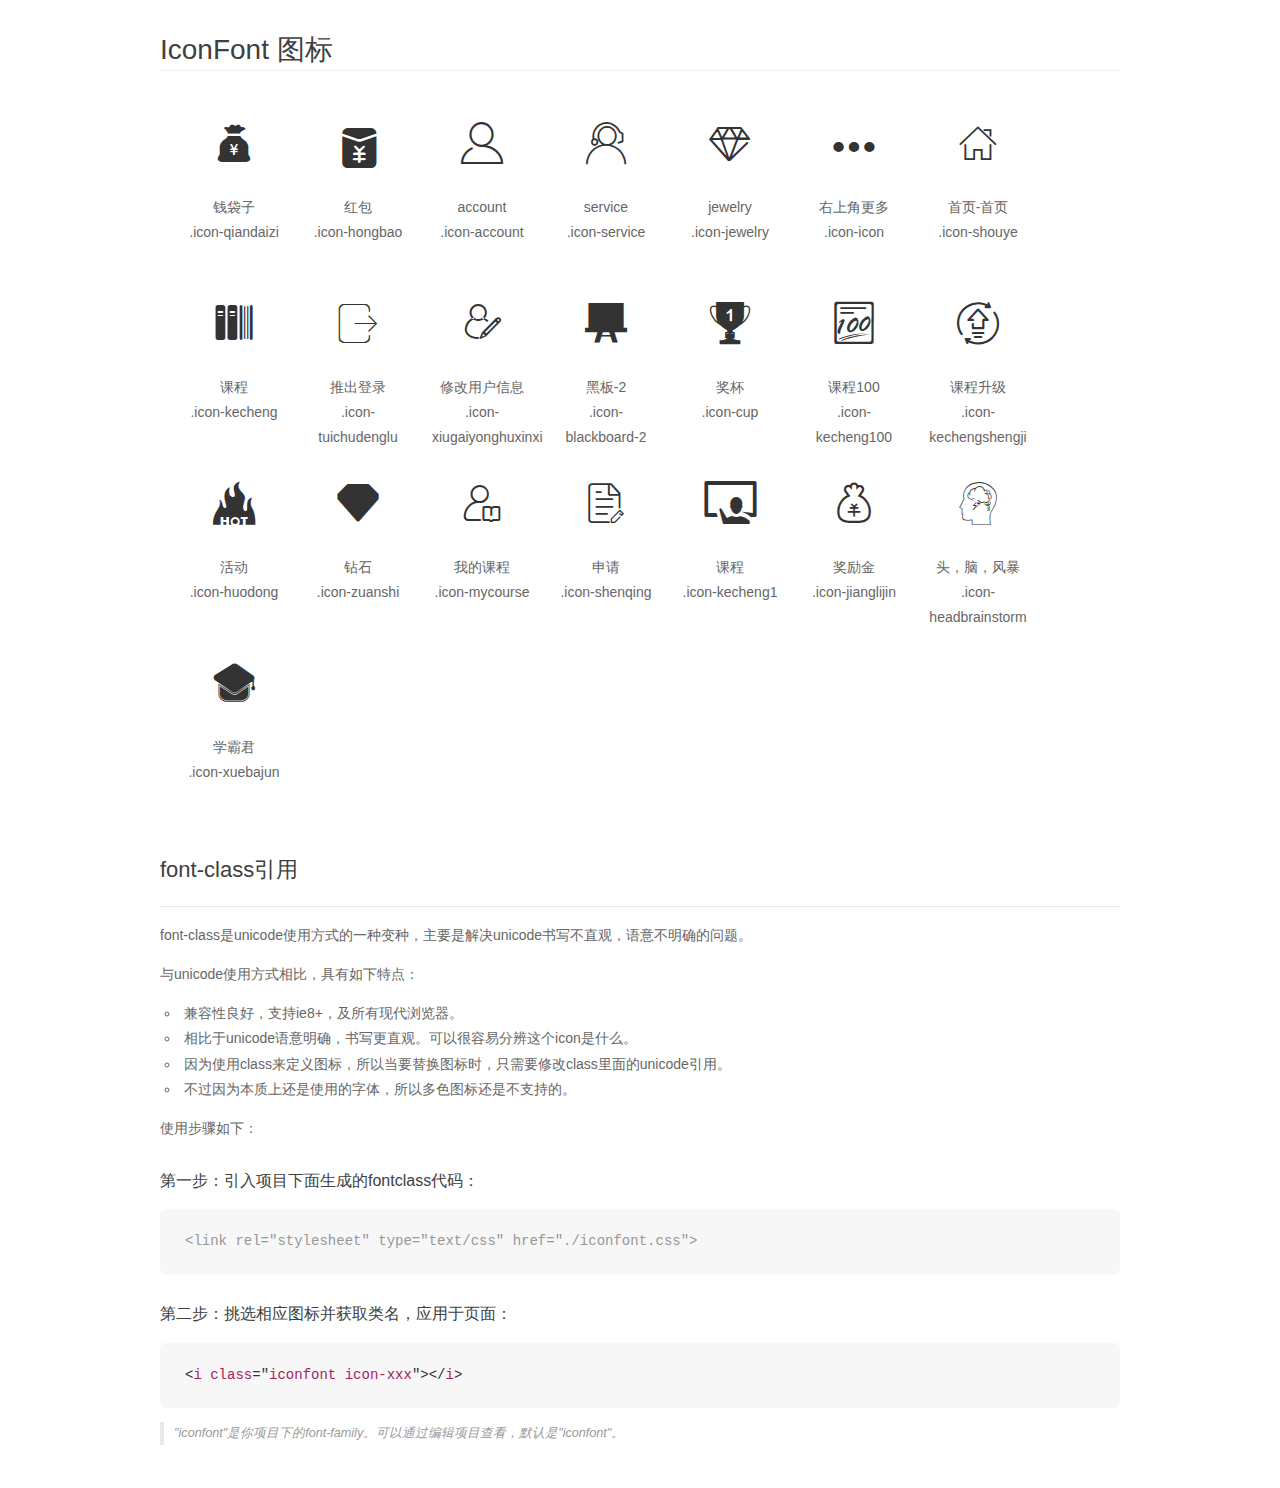
<file: css/my_font/demo_fontclass.html>
<!DOCTYPE html>
<html>
<head>
    <meta charset="utf-8"/>
    <title>IconFont</title>
    <link rel="stylesheet" href="demo.css">
    <link rel="stylesheet" href="iconfont.css">
</head>
<body>
    <div class="main markdown">
        <h1>IconFont 图标</h1>
        <ul class="icon_lists clear">
            
                <li>
                <i class="icon iconfont icon-qiandaizi"></i>
                    <div class="name">钱袋子</div>
                    <div class="fontclass">.icon-qiandaizi</div>
                </li>
            
                <li>
                <i class="icon iconfont icon-hongbao"></i>
                    <div class="name">红包</div>
                    <div class="fontclass">.icon-hongbao</div>
                </li>
            
                <li>
                <i class="icon iconfont icon-account"></i>
                    <div class="name">account</div>
                    <div class="fontclass">.icon-account</div>
                </li>
            
                <li>
                <i class="icon iconfont icon-service"></i>
                    <div class="name">service</div>
                    <div class="fontclass">.icon-service</div>
                </li>
            
                <li>
                <i class="icon iconfont icon-jewelry"></i>
                    <div class="name">jewelry</div>
                    <div class="fontclass">.icon-jewelry</div>
                </li>
            
                <li>
                <i class="icon iconfont icon-icon"></i>
                    <div class="name">右上角更多</div>
                    <div class="fontclass">.icon-icon</div>
                </li>
            
                <li>
                <i class="icon iconfont icon-shouye"></i>
                    <div class="name">首页-首页</div>
                    <div class="fontclass">.icon-shouye</div>
                </li>
            
                <li>
                <i class="icon iconfont icon-kecheng"></i>
                    <div class="name">课程</div>
                    <div class="fontclass">.icon-kecheng</div>
                </li>
            
                <li>
                <i class="icon iconfont icon-tuichudenglu"></i>
                    <div class="name">推出登录</div>
                    <div class="fontclass">.icon-tuichudenglu</div>
                </li>
            
                <li>
                <i class="icon iconfont icon-xiugaiyonghuxinxi"></i>
                    <div class="name">修改用户信息</div>
                    <div class="fontclass">.icon-xiugaiyonghuxinxi</div>
                </li>
            
                <li>
                <i class="icon iconfont icon-blackboard-2"></i>
                    <div class="name">黑板-2</div>
                    <div class="fontclass">.icon-blackboard-2</div>
                </li>
            
                <li>
                <i class="icon iconfont icon-cup"></i>
                    <div class="name">奖杯</div>
                    <div class="fontclass">.icon-cup</div>
                </li>
            
                <li>
                <i class="icon iconfont icon-kecheng100"></i>
                    <div class="name">课程100</div>
                    <div class="fontclass">.icon-kecheng100</div>
                </li>
            
                <li>
                <i class="icon iconfont icon-kechengshengji"></i>
                    <div class="name">课程升级</div>
                    <div class="fontclass">.icon-kechengshengji</div>
                </li>
            
                <li>
                <i class="icon iconfont icon-huodong"></i>
                    <div class="name">活动</div>
                    <div class="fontclass">.icon-huodong</div>
                </li>
            
                <li>
                <i class="icon iconfont icon-zuanshi"></i>
                    <div class="name">钻石</div>
                    <div class="fontclass">.icon-zuanshi</div>
                </li>
            
                <li>
                <i class="icon iconfont icon-mycourse"></i>
                    <div class="name">我的课程</div>
                    <div class="fontclass">.icon-mycourse</div>
                </li>
            
                <li>
                <i class="icon iconfont icon-shenqing"></i>
                    <div class="name">申请</div>
                    <div class="fontclass">.icon-shenqing</div>
                </li>
            
                <li>
                <i class="icon iconfont icon-kecheng1"></i>
                    <div class="name">课程</div>
                    <div class="fontclass">.icon-kecheng1</div>
                </li>
            
                <li>
                <i class="icon iconfont icon-jianglijin"></i>
                    <div class="name">奖励金</div>
                    <div class="fontclass">.icon-jianglijin</div>
                </li>
            
                <li>
                <i class="icon iconfont icon-headbrainstorm"></i>
                    <div class="name">头，脑，风暴</div>
                    <div class="fontclass">.icon-headbrainstorm</div>
                </li>
            
                <li>
                <i class="icon iconfont icon-xuebajun"></i>
                    <div class="name">学霸君</div>
                    <div class="fontclass">.icon-xuebajun</div>
                </li>
            
        </ul>

        <h2 id="font-class-">font-class引用</h2>
        <hr>

        <p>font-class是unicode使用方式的一种变种，主要是解决unicode书写不直观，语意不明确的问题。</p>
        <p>与unicode使用方式相比，具有如下特点：</p>
        <ul>
        <li>兼容性良好，支持ie8+，及所有现代浏览器。</li>
        <li>相比于unicode语意明确，书写更直观。可以很容易分辨这个icon是什么。</li>
        <li>因为使用class来定义图标，所以当要替换图标时，只需要修改class里面的unicode引用。</li>
        <li>不过因为本质上还是使用的字体，所以多色图标还是不支持的。</li>
        </ul>
        <p>使用步骤如下：</p>
        <h3 id="-fontclass-">第一步：引入项目下面生成的fontclass代码：</h3>


        <pre><code class="lang-js hljs javascript"><span class="hljs-comment">&lt;link rel="stylesheet" type="text/css" href="./iconfont.css"&gt;</span></code></pre>
        <h3 id="-">第二步：挑选相应图标并获取类名，应用于页面：</h3>
        <pre><code class="lang-css hljs">&lt;<span class="hljs-selector-tag">i</span> <span class="hljs-selector-tag">class</span>="<span class="hljs-selector-tag">iconfont</span> <span class="hljs-selector-tag">icon-xxx</span>"&gt;&lt;/<span class="hljs-selector-tag">i</span>&gt;</code></pre>
        <blockquote>
        <p>"iconfont"是你项目下的font-family。可以通过编辑项目查看，默认是"iconfont"。</p>
        </blockquote>
    </div>
</body>
</html>
</file>
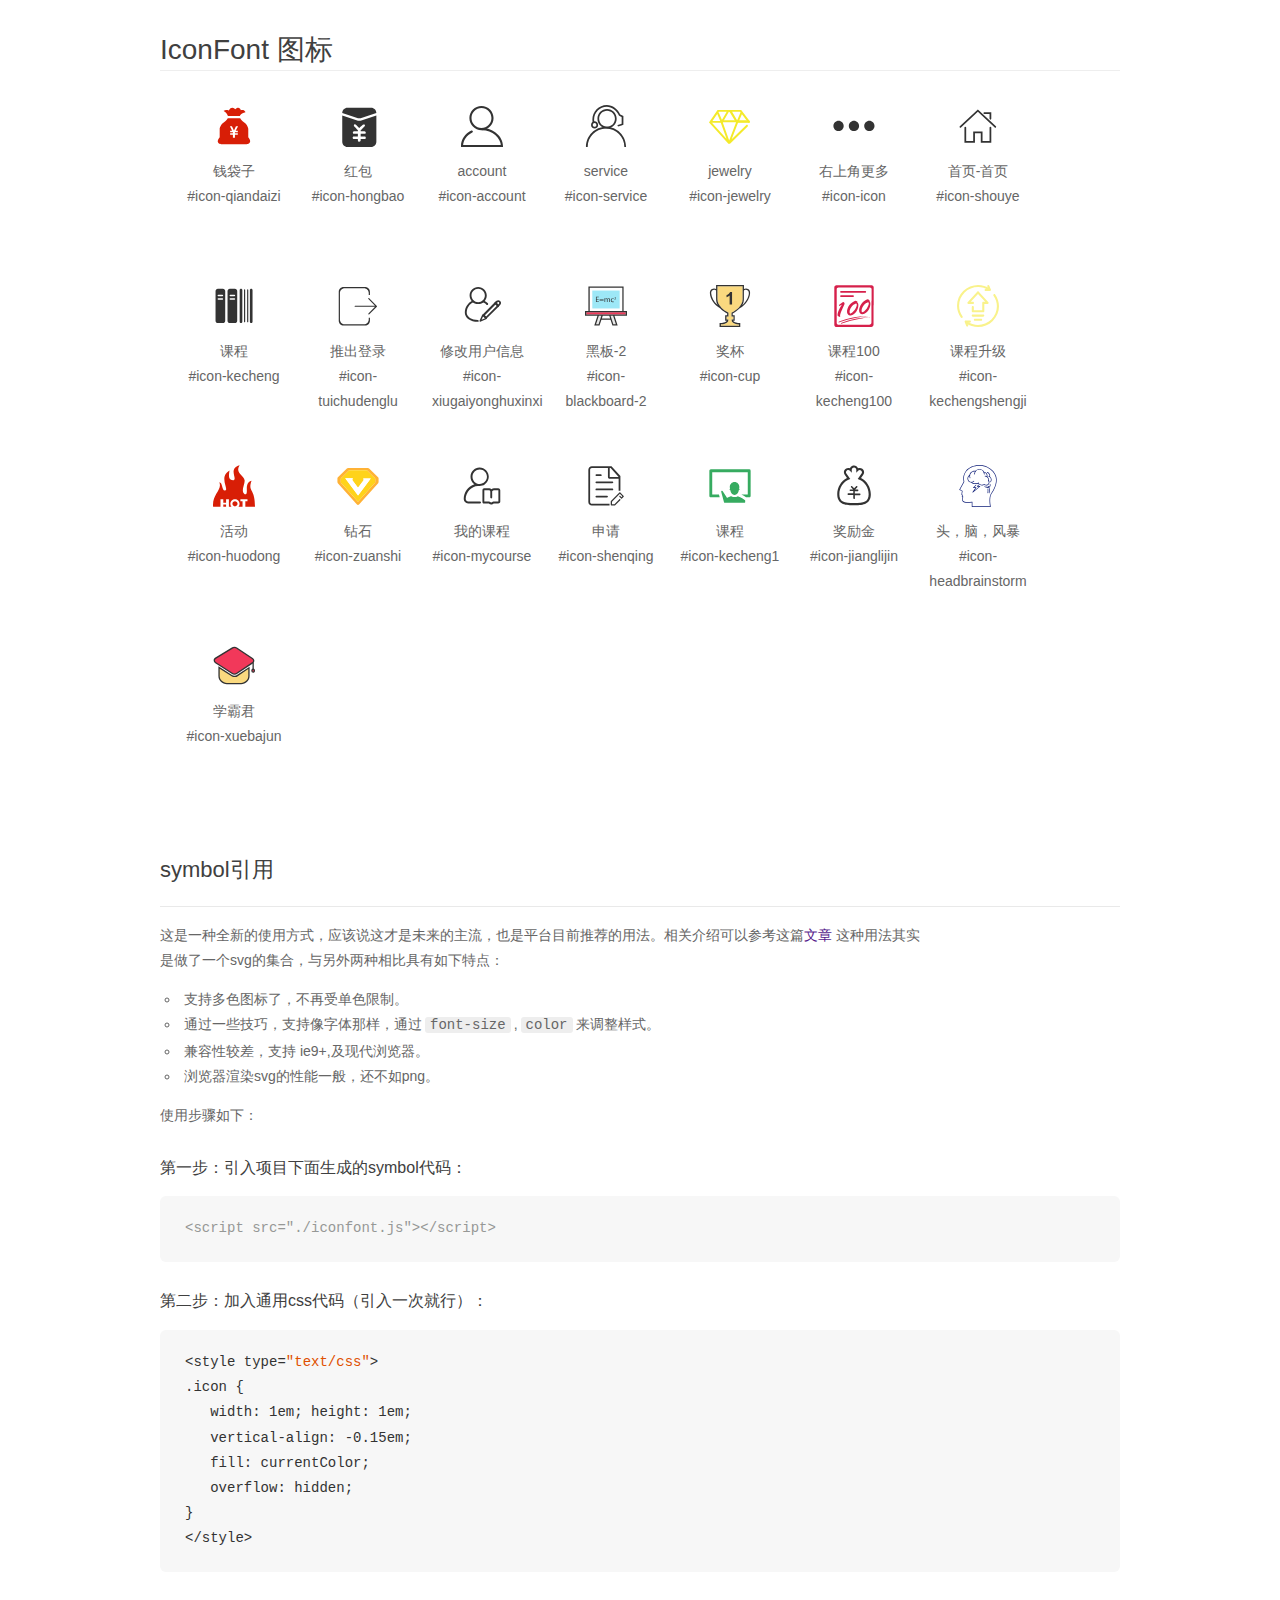
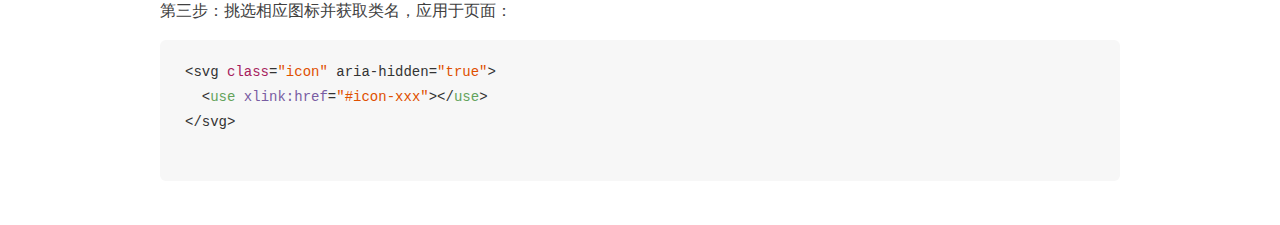
<file: css/my_font/demo_symbol.html>
<!DOCTYPE html>
<html>
<head>
    <meta charset="utf-8"/>
    <title>IconFont</title>
    <link rel="stylesheet" href="demo.css">
    <script src="iconfont.js"></script>

    <style type="text/css">
        .icon {
          /* 通过设置 font-size 来改变图标大小 */
          width: 1em; height: 1em;
          /* 图标和文字相邻时，垂直对齐 */
          vertical-align: -0.15em;
          /* 通过设置 color 来改变 SVG 的颜色/fill */
          fill: currentColor;
          /* path 和 stroke 溢出 viewBox 部分在 IE 下会显示
             normalize.css 中也包含这行 */
          overflow: hidden;
        }

    </style>
</head>
<body>
    <div class="main markdown">
        <h1>IconFont 图标</h1>
        <ul class="icon_lists clear">
            
                <li>
                    <svg class="icon" aria-hidden="true">
                        <use xlink:href="#icon-qiandaizi"></use>
                    </svg>
                    <div class="name">钱袋子</div>
                    <div class="fontclass">#icon-qiandaizi</div>
                </li>
            
                <li>
                    <svg class="icon" aria-hidden="true">
                        <use xlink:href="#icon-hongbao"></use>
                    </svg>
                    <div class="name">红包</div>
                    <div class="fontclass">#icon-hongbao</div>
                </li>
            
                <li>
                    <svg class="icon" aria-hidden="true">
                        <use xlink:href="#icon-account"></use>
                    </svg>
                    <div class="name">account</div>
                    <div class="fontclass">#icon-account</div>
                </li>
            
                <li>
                    <svg class="icon" aria-hidden="true">
                        <use xlink:href="#icon-service"></use>
                    </svg>
                    <div class="name">service</div>
                    <div class="fontclass">#icon-service</div>
                </li>
            
                <li>
                    <svg class="icon" aria-hidden="true">
                        <use xlink:href="#icon-jewelry"></use>
                    </svg>
                    <div class="name">jewelry</div>
                    <div class="fontclass">#icon-jewelry</div>
                </li>
            
                <li>
                    <svg class="icon" aria-hidden="true">
                        <use xlink:href="#icon-icon"></use>
                    </svg>
                    <div class="name">右上角更多</div>
                    <div class="fontclass">#icon-icon</div>
                </li>
            
                <li>
                    <svg class="icon" aria-hidden="true">
                        <use xlink:href="#icon-shouye"></use>
                    </svg>
                    <div class="name">首页-首页</div>
                    <div class="fontclass">#icon-shouye</div>
                </li>
            
                <li>
                    <svg class="icon" aria-hidden="true">
                        <use xlink:href="#icon-kecheng"></use>
                    </svg>
                    <div class="name">课程</div>
                    <div class="fontclass">#icon-kecheng</div>
                </li>
            
                <li>
                    <svg class="icon" aria-hidden="true">
                        <use xlink:href="#icon-tuichudenglu"></use>
                    </svg>
                    <div class="name">推出登录</div>
                    <div class="fontclass">#icon-tuichudenglu</div>
                </li>
            
                <li>
                    <svg class="icon" aria-hidden="true">
                        <use xlink:href="#icon-xiugaiyonghuxinxi"></use>
                    </svg>
                    <div class="name">修改用户信息</div>
                    <div class="fontclass">#icon-xiugaiyonghuxinxi</div>
                </li>
            
                <li>
                    <svg class="icon" aria-hidden="true">
                        <use xlink:href="#icon-blackboard-2"></use>
                    </svg>
                    <div class="name">黑板-2</div>
                    <div class="fontclass">#icon-blackboard-2</div>
                </li>
            
                <li>
                    <svg class="icon" aria-hidden="true">
                        <use xlink:href="#icon-cup"></use>
                    </svg>
                    <div class="name">奖杯</div>
                    <div class="fontclass">#icon-cup</div>
                </li>
            
                <li>
                    <svg class="icon" aria-hidden="true">
                        <use xlink:href="#icon-kecheng100"></use>
                    </svg>
                    <div class="name">课程100</div>
                    <div class="fontclass">#icon-kecheng100</div>
                </li>
            
                <li>
                    <svg class="icon" aria-hidden="true">
                        <use xlink:href="#icon-kechengshengji"></use>
                    </svg>
                    <div class="name">课程升级</div>
                    <div class="fontclass">#icon-kechengshengji</div>
                </li>
            
                <li>
                    <svg class="icon" aria-hidden="true">
                        <use xlink:href="#icon-huodong"></use>
                    </svg>
                    <div class="name">活动</div>
                    <div class="fontclass">#icon-huodong</div>
                </li>
            
                <li>
                    <svg class="icon" aria-hidden="true">
                        <use xlink:href="#icon-zuanshi"></use>
                    </svg>
                    <div class="name">钻石</div>
                    <div class="fontclass">#icon-zuanshi</div>
                </li>
            
                <li>
                    <svg class="icon" aria-hidden="true">
                        <use xlink:href="#icon-mycourse"></use>
                    </svg>
                    <div class="name">我的课程</div>
                    <div class="fontclass">#icon-mycourse</div>
                </li>
            
                <li>
                    <svg class="icon" aria-hidden="true">
                        <use xlink:href="#icon-shenqing"></use>
                    </svg>
                    <div class="name">申请</div>
                    <div class="fontclass">#icon-shenqing</div>
                </li>
            
                <li>
                    <svg class="icon" aria-hidden="true">
                        <use xlink:href="#icon-kecheng1"></use>
                    </svg>
                    <div class="name">课程</div>
                    <div class="fontclass">#icon-kecheng1</div>
                </li>
            
                <li>
                    <svg class="icon" aria-hidden="true">
                        <use xlink:href="#icon-jianglijin"></use>
                    </svg>
                    <div class="name">奖励金</div>
                    <div class="fontclass">#icon-jianglijin</div>
                </li>
            
                <li>
                    <svg class="icon" aria-hidden="true">
                        <use xlink:href="#icon-headbrainstorm"></use>
                    </svg>
                    <div class="name">头，脑，风暴</div>
                    <div class="fontclass">#icon-headbrainstorm</div>
                </li>
            
                <li>
                    <svg class="icon" aria-hidden="true">
                        <use xlink:href="#icon-xuebajun"></use>
                    </svg>
                    <div class="name">学霸君</div>
                    <div class="fontclass">#icon-xuebajun</div>
                </li>
            
        </ul>


        <h2 id="symbol-">symbol引用</h2>
        <hr>

        <p>这是一种全新的使用方式，应该说这才是未来的主流，也是平台目前推荐的用法。相关介绍可以参考这篇<a href="">文章</a>
        这种用法其实是做了一个svg的集合，与另外两种相比具有如下特点：</p>
        <ul>
          <li>支持多色图标了，不再受单色限制。</li>
          <li>通过一些技巧，支持像字体那样，通过<code>font-size</code>,<code>color</code>来调整样式。</li>
          <li>兼容性较差，支持 ie9+,及现代浏览器。</li>
          <li>浏览器渲染svg的性能一般，还不如png。</li>
        </ul>
        <p>使用步骤如下：</p>
        <h3 id="-symbol-">第一步：引入项目下面生成的symbol代码：</h3>
        <pre><code class="lang-js hljs javascript"><span class="hljs-comment">&lt;script src="./iconfont.js"&gt;&lt;/script&gt;</span></code></pre>
        <h3 id="-css-">第二步：加入通用css代码（引入一次就行）：</h3>
        <pre><code class="lang-js hljs javascript">&lt;style type=<span class="hljs-string">"text/css"</span>&gt;
.icon {
   width: <span class="hljs-number">1</span>em; height: <span class="hljs-number">1</span>em;
   vertical-align: <span class="hljs-number">-0.15</span>em;
   fill: currentColor;
   overflow: hidden;
}
&lt;<span class="hljs-regexp">/style&gt;</span></code></pre>
        <h3 id="-">第三步：挑选相应图标并获取类名，应用于页面：</h3>
        <pre><code class="lang-js hljs javascript">&lt;svg <span class="hljs-class"><span class="hljs-keyword">class</span></span>=<span class="hljs-string">"icon"</span> aria-hidden=<span class="hljs-string">"true"</span>&gt;<span class="xml"><span class="hljs-tag">
  &lt;<span class="hljs-name">use</span> <span class="hljs-attr">xlink:href</span>=<span class="hljs-string">"#icon-xxx"</span>&gt;</span><span class="hljs-tag">&lt;/<span class="hljs-name">use</span>&gt;</span>
</span>&lt;<span class="hljs-regexp">/svg&gt;
        </span></code></pre>
    </div>
</body>
</html>
</file>
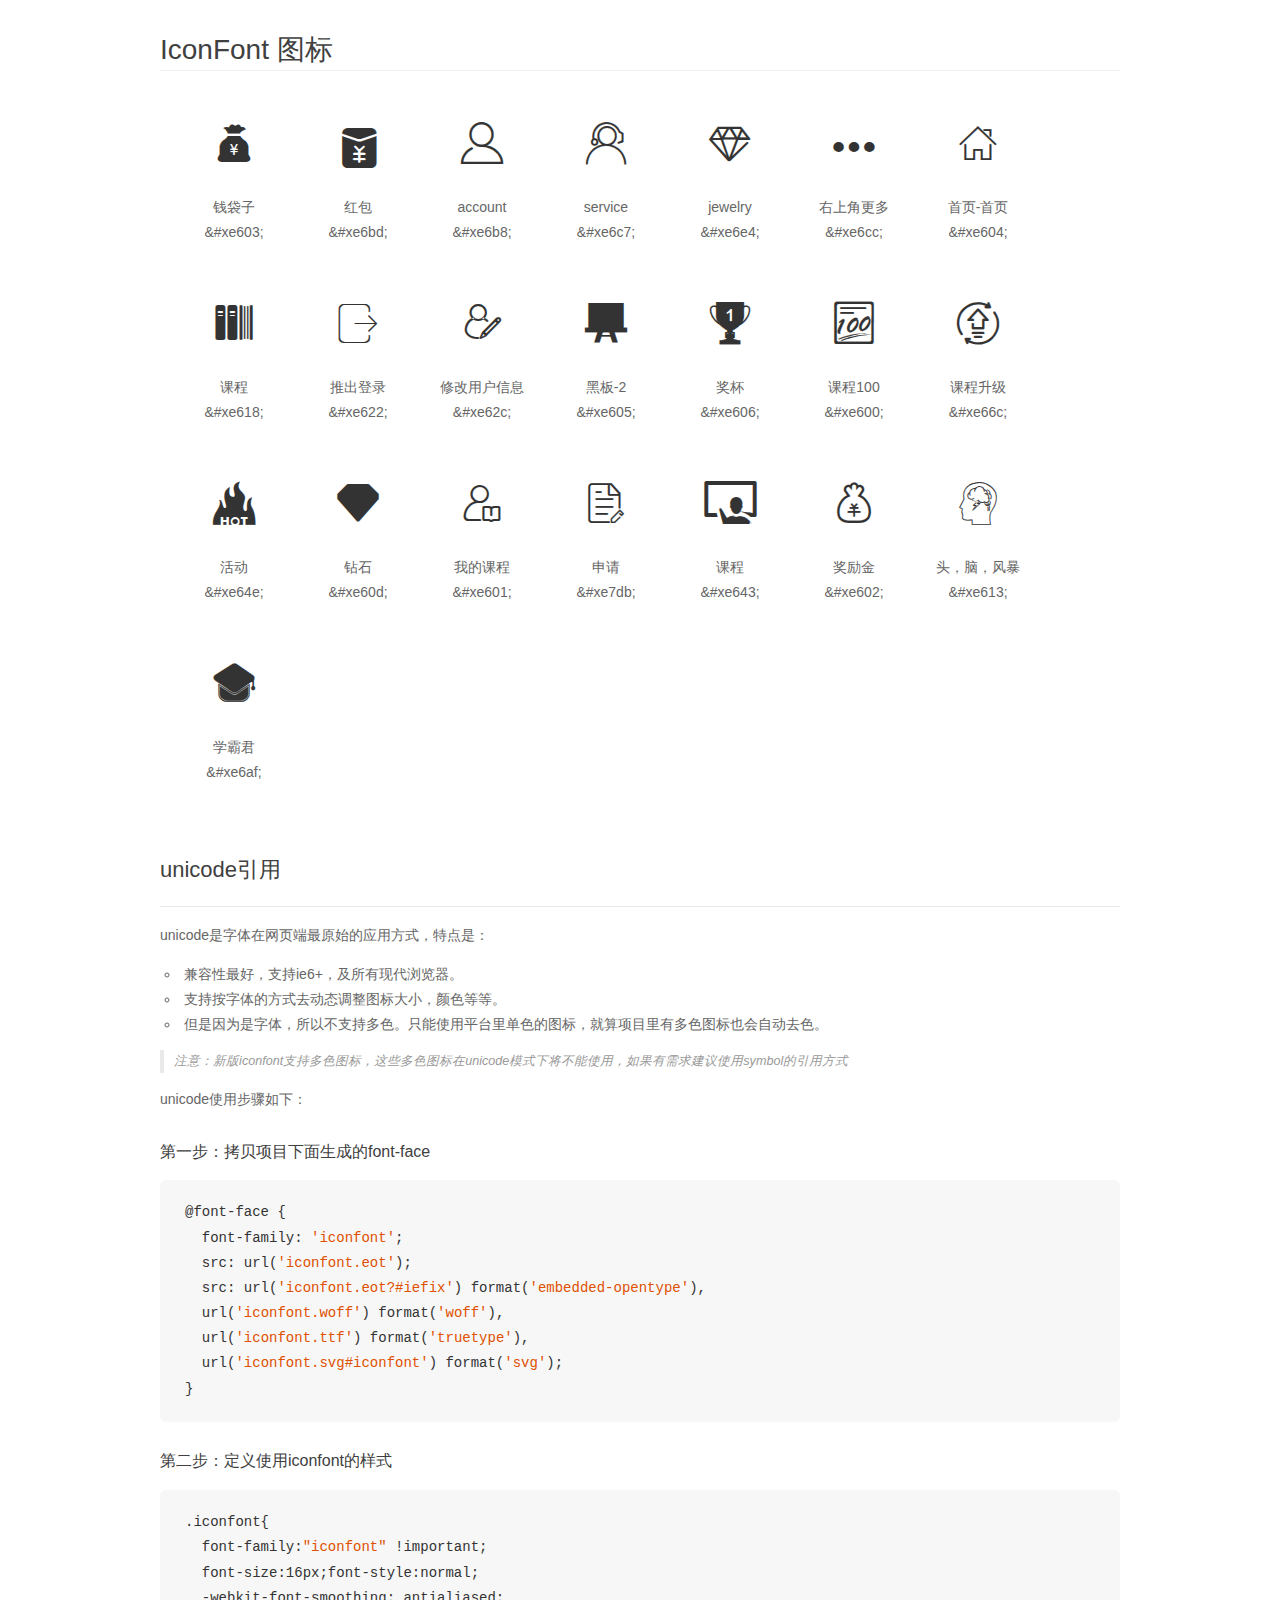
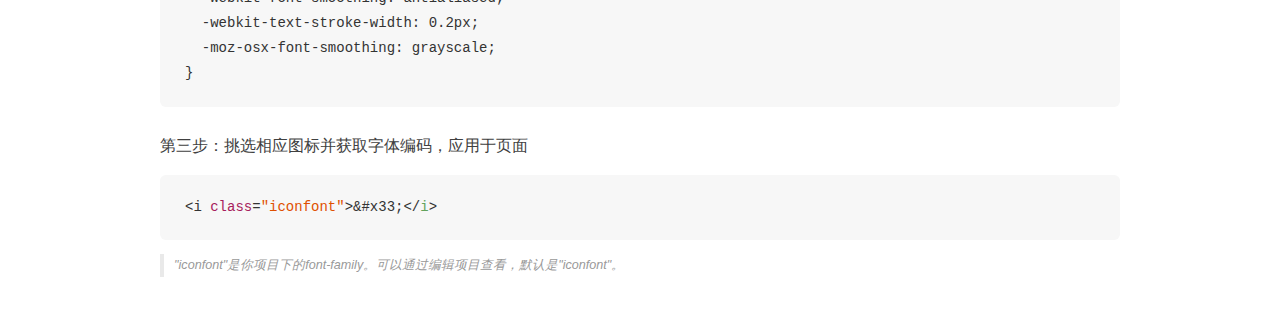
<file: css/my_font/demo_unicode.html>
<!DOCTYPE html>
<html>
<head>
    <meta charset="utf-8"/>
    <title>IconFont</title>
    <link rel="stylesheet" href="demo.css">

    <style type="text/css">

        @font-face {font-family: "iconfont";
          src: url('iconfont.eot'); /* IE9*/
          src: url('iconfont.eot#iefix') format('embedded-opentype'), /* IE6-IE8 */
          url('iconfont.woff') format('woff'), /* chrome, firefox */
          url('iconfont.ttf') format('truetype'), /* chrome, firefox, opera, Safari, Android, iOS 4.2+*/
          url('iconfont.svg#iconfont') format('svg'); /* iOS 4.1- */
        }

        .iconfont {
          font-family:"iconfont" !important;
          font-size:16px;
          font-style:normal;
          -webkit-font-smoothing: antialiased;
          -webkit-text-stroke-width: 0.2px;
          -moz-osx-font-smoothing: grayscale;
        }

    </style>
</head>
<body>
    <div class="main markdown">
        <h1>IconFont 图标</h1>
        <ul class="icon_lists clear">
            
                <li>
                <i class="icon iconfont">&#xe603;</i>
                    <div class="name">钱袋子</div>
                    <div class="code">&amp;#xe603;</div>
                </li>
            
                <li>
                <i class="icon iconfont">&#xe6bd;</i>
                    <div class="name">红包</div>
                    <div class="code">&amp;#xe6bd;</div>
                </li>
            
                <li>
                <i class="icon iconfont">&#xe6b8;</i>
                    <div class="name">account</div>
                    <div class="code">&amp;#xe6b8;</div>
                </li>
            
                <li>
                <i class="icon iconfont">&#xe6c7;</i>
                    <div class="name">service</div>
                    <div class="code">&amp;#xe6c7;</div>
                </li>
            
                <li>
                <i class="icon iconfont">&#xe6e4;</i>
                    <div class="name">jewelry</div>
                    <div class="code">&amp;#xe6e4;</div>
                </li>
            
                <li>
                <i class="icon iconfont">&#xe6cc;</i>
                    <div class="name">右上角更多</div>
                    <div class="code">&amp;#xe6cc;</div>
                </li>
            
                <li>
                <i class="icon iconfont">&#xe604;</i>
                    <div class="name">首页-首页</div>
                    <div class="code">&amp;#xe604;</div>
                </li>
            
                <li>
                <i class="icon iconfont">&#xe618;</i>
                    <div class="name">课程</div>
                    <div class="code">&amp;#xe618;</div>
                </li>
            
                <li>
                <i class="icon iconfont">&#xe622;</i>
                    <div class="name">推出登录</div>
                    <div class="code">&amp;#xe622;</div>
                </li>
            
                <li>
                <i class="icon iconfont">&#xe62c;</i>
                    <div class="name">修改用户信息</div>
                    <div class="code">&amp;#xe62c;</div>
                </li>
            
                <li>
                <i class="icon iconfont">&#xe605;</i>
                    <div class="name">黑板-2</div>
                    <div class="code">&amp;#xe605;</div>
                </li>
            
                <li>
                <i class="icon iconfont">&#xe606;</i>
                    <div class="name">奖杯</div>
                    <div class="code">&amp;#xe606;</div>
                </li>
            
                <li>
                <i class="icon iconfont">&#xe600;</i>
                    <div class="name">课程100</div>
                    <div class="code">&amp;#xe600;</div>
                </li>
            
                <li>
                <i class="icon iconfont">&#xe66c;</i>
                    <div class="name">课程升级</div>
                    <div class="code">&amp;#xe66c;</div>
                </li>
            
                <li>
                <i class="icon iconfont">&#xe64e;</i>
                    <div class="name">活动</div>
                    <div class="code">&amp;#xe64e;</div>
                </li>
            
                <li>
                <i class="icon iconfont">&#xe60d;</i>
                    <div class="name">钻石</div>
                    <div class="code">&amp;#xe60d;</div>
                </li>
            
                <li>
                <i class="icon iconfont">&#xe601;</i>
                    <div class="name">我的课程</div>
                    <div class="code">&amp;#xe601;</div>
                </li>
            
                <li>
                <i class="icon iconfont">&#xe7db;</i>
                    <div class="name">申请</div>
                    <div class="code">&amp;#xe7db;</div>
                </li>
            
                <li>
                <i class="icon iconfont">&#xe643;</i>
                    <div class="name">课程</div>
                    <div class="code">&amp;#xe643;</div>
                </li>
            
                <li>
                <i class="icon iconfont">&#xe602;</i>
                    <div class="name">奖励金</div>
                    <div class="code">&amp;#xe602;</div>
                </li>
            
                <li>
                <i class="icon iconfont">&#xe613;</i>
                    <div class="name">头，脑，风暴</div>
                    <div class="code">&amp;#xe613;</div>
                </li>
            
                <li>
                <i class="icon iconfont">&#xe6af;</i>
                    <div class="name">学霸君</div>
                    <div class="code">&amp;#xe6af;</div>
                </li>
            
        </ul>
        <h2 id="unicode-">unicode引用</h2>
        <hr>

        <p>unicode是字体在网页端最原始的应用方式，特点是：</p>
        <ul>
        <li>兼容性最好，支持ie6+，及所有现代浏览器。</li>
        <li>支持按字体的方式去动态调整图标大小，颜色等等。</li>
        <li>但是因为是字体，所以不支持多色。只能使用平台里单色的图标，就算项目里有多色图标也会自动去色。</li>
        </ul>
        <blockquote>
        <p>注意：新版iconfont支持多色图标，这些多色图标在unicode模式下将不能使用，如果有需求建议使用symbol的引用方式</p>
        </blockquote>
        <p>unicode使用步骤如下：</p>
        <h3 id="-font-face">第一步：拷贝项目下面生成的font-face</h3>
        <pre><code class="lang-js hljs javascript">@font-face {
  font-family: <span class="hljs-string">'iconfont'</span>;
  src: url(<span class="hljs-string">'iconfont.eot'</span>);
  src: url(<span class="hljs-string">'iconfont.eot?#iefix'</span>) format(<span class="hljs-string">'embedded-opentype'</span>),
  url(<span class="hljs-string">'iconfont.woff'</span>) format(<span class="hljs-string">'woff'</span>),
  url(<span class="hljs-string">'iconfont.ttf'</span>) format(<span class="hljs-string">'truetype'</span>),
  url(<span class="hljs-string">'iconfont.svg#iconfont'</span>) format(<span class="hljs-string">'svg'</span>);
}
</code></pre>
        <h3 id="-iconfont-">第二步：定义使用iconfont的样式</h3>
        <pre><code class="lang-js hljs javascript">.iconfont{
  font-family:<span class="hljs-string">"iconfont"</span> !important;
  font-size:<span class="hljs-number">16</span>px;font-style:normal;
  -webkit-font-smoothing: antialiased;
  -webkit-text-stroke-width: <span class="hljs-number">0.2</span>px;
  -moz-osx-font-smoothing: grayscale;
}
</code></pre>
        <h3 id="-">第三步：挑选相应图标并获取字体编码，应用于页面</h3>
        <pre><code class="lang-js hljs javascript">&lt;i <span class="hljs-class"><span class="hljs-keyword">class</span></span>=<span class="hljs-string">"iconfont"</span>&gt;&amp;#x33;<span class="xml"><span class="hljs-tag">&lt;/<span class="hljs-name">i</span>&gt;</span></span></code></pre>

        <blockquote>
        <p>"iconfont"是你项目下的font-family。可以通过编辑项目查看，默认是"iconfont"。</p>
        </blockquote>
    </div>


</body>
</html>
</file>
<file: css/my_font/iconfont.css>
@font-face {font-family: "iconfont";
  src: url('iconfont.eot?t=1498220136879'); /* IE9*/
  src: url('iconfont.eot?t=1498220136879#iefix') format('embedded-opentype'), /* IE6-IE8 */
  url('iconfont.woff?t=1498220136879') format('woff'), /* chrome, firefox */
  url('iconfont.ttf?t=1498220136879') format('truetype'), /* chrome, firefox, opera, Safari, Android, iOS 4.2+*/
  url('iconfont.svg?t=1498220136879#iconfont') format('svg'); /* iOS 4.1- */
}

.iconfont {
  font-family:"iconfont" !important;
  font-size:16px;
  font-style:normal;
  -webkit-font-smoothing: antialiased;
  -moz-osx-font-smoothing: grayscale;
}

.icon-qiandaizi:before { content: "\e603"; }

.icon-hongbao:before { content: "\e6bd"; }

.icon-account:before { content: "\e6b8"; }

.icon-service:before { content: "\e6c7"; }

.icon-jewelry:before { content: "\e6e4"; }

.icon-icon:before { content: "\e6cc"; }

.icon-shouye:before { content: "\e604"; }

.icon-kecheng:before { content: "\e618"; }

.icon-tuichudenglu:before { content: "\e622"; }

.icon-xiugaiyonghuxinxi:before { content: "\e62c"; }

.icon-blackboard-2:before { content: "\e605"; }

.icon-cup:before { content: "\e606"; }

.icon-kecheng100:before { content: "\e600"; }

.icon-kechengshengji:before { content: "\e66c"; }

.icon-huodong:before { content: "\e64e"; }

.icon-zuanshi:before { content: "\e60d"; }

.icon-mycourse:before { content: "\e601"; }

.icon-shenqing:before { content: "\e7db"; }

.icon-kecheng1:before { content: "\e643"; }

.icon-jianglijin:before { content: "\e602"; }

.icon-headbrainstorm:before { content: "\e613"; }

.icon-xuebajun:before { content: "\e6af"; }
</file>
<file: css/my_font/demo.css>
*{margin: 0;padding: 0;list-style: none;}
/*
KISSY CSS Reset
理念：1. reset 的目的不是清除浏览器的默认样式，这仅是部分工作。清除和重置是紧密不可分的。
2. reset 的目的不是让默认样式在所有浏览器下一致，而是减少默认样式有可能带来的问题。
3. reset 期望提供一套普适通用的基础样式。但没有银弹，推荐根据具体需求，裁剪和修改后再使用。
特色：1. 适应中文；2. 基于最新主流浏览器。
维护：玉伯<lifesinger@gmail.com>, 正淳<ragecarrier@gmail.com>
 */

/** 清除内外边距 **/
body, h1, h2, h3, h4, h5, h6, hr, p, blockquote, /* structural elements 结构元素 */
dl, dt, dd, ul, ol, li, /* list elements 列表元素 */
pre, /* text formatting elements 文本格式元素 */
form, fieldset, legend, button, input, textarea, /* form elements 表单元素 */
th, td /* table elements 表格元素 */ {
  margin: 0;
  padding: 0;
}

/** 设置默认字体 **/
body,
button, input, select, textarea /* for ie */ {
  font: 12px/1.5 tahoma, arial, \5b8b\4f53, sans-serif;
}
h1, h2, h3, h4, h5, h6 { font-size: 100%; }
address, cite, dfn, em, var { font-style: normal; } /* 将斜体扶正 */
code, kbd, pre, samp { font-family: courier new, courier, monospace; } /* 统一等宽字体 */
small { font-size: 12px; } /* 小于 12px 的中文很难阅读，让 small 正常化 */

/** 重置列表元素 **/
ul, ol { list-style: none; }

/** 重置文本格式元素 **/
a { text-decoration: none; }
a:hover { text-decoration: underline; }


/** 重置表单元素 **/
legend { color: #000; } /* for ie6 */
fieldset, img { border: 0; } /* img 搭车：让链接里的 img 无边框 */
button, input, select, textarea { font-size: 100%; } /* 使得表单元素在 ie 下能继承字体大小 */
/* 注：optgroup 无法扶正 */

/** 重置表格元素 **/
table { border-collapse: collapse; border-spacing: 0; }

/* 清除浮动 */
.ks-clear:after, .clear:after {
  content: '\20';
  display: block;
  height: 0;
  clear: both;
}
.ks-clear, .clear {
  *zoom: 1;
}

.main {
  padding: 30px 100px;
width: 960px;
margin: 0 auto;
}
.main h1{font-size:36px; color:#333; text-align:left;margin-bottom:30px; border-bottom: 1px solid #eee;}

.helps{margin-top:40px;}
.helps pre{
  padding:20px;
  margin:10px 0;
  border:solid 1px #e7e1cd;
  background-color: #fffdef;
  overflow: auto;
}

.icon_lists{
  width: 100% !important;

}

.icon_lists li{
  float:left;
  width: 100px;
  height:180px;
  text-align: center;
  list-style: none !important;
}
.icon_lists .icon{
  font-size: 42px;
  line-height: 100px;
  margin: 10px 0;
  color:#333;
  -webkit-transition: font-size 0.25s ease-out 0s;
  -moz-transition: font-size 0.25s ease-out 0s;
  transition: font-size 0.25s ease-out 0s;

}
.icon_lists .icon:hover{
  font-size: 100px;
}



.markdown {
  color: #666;
  font-size: 14px;
  line-height: 1.8;
}

.highlight {
  line-height: 1.5;
}

.markdown img {
  vertical-align: middle;
  max-width: 100%;
}

.markdown h1 {
  color: #404040;
  font-weight: 500;
  line-height: 40px;
  margin-bottom: 24px;
}

.markdown h2,
.markdown h3,
.markdown h4,
.markdown h5,
.markdown h6 {
  color: #404040;
  margin: 1.6em 0 0.6em 0;
  font-weight: 500;
  clear: both;
}

.markdown h1 {
  font-size: 28px;
}

.markdown h2 {
  font-size: 22px;
}

.markdown h3 {
  font-size: 16px;
}

.markdown h4 {
  font-size: 14px;
}

.markdown h5 {
  font-size: 12px;
}

.markdown h6 {
  font-size: 12px;
}

.markdown hr {
  height: 1px;
  border: 0;
  background: #e9e9e9;
  margin: 16px 0;
  clear: both;
}

.markdown p,
.markdown pre {
  margin: 1em 0;
}

.markdown > p,
.markdown > blockquote,
.markdown > .highlight,
.markdown > ol,
.markdown > ul {
  width: 80%;
}

.markdown ul > li {
  list-style: circle;
}

.markdown > ul li,
.markdown blockquote ul > li {
  margin-left: 20px;
  padding-left: 4px;
}

.markdown > ul li p,
.markdown > ol li p {
  margin: 0.6em 0;
}

.markdown ol > li {
  list-style: decimal;
}

.markdown > ol li,
.markdown blockquote ol > li {
  margin-left: 20px;
  padding-left: 4px;
}

.markdown code {
  margin: 0 3px;
  padding: 0 5px;
  background: #eee;
  border-radius: 3px;
}

.markdown pre {
  border-radius: 6px;
  background: #f7f7f7;
  padding: 20px;
}

.markdown pre code {
  border: none;
  background: #f7f7f7;
  margin: 0;
}

.markdown strong,
.markdown b {
  font-weight: 600;
}

.markdown > table {
  border-collapse: collapse;
  border-spacing: 0px;
  empty-cells: show;
  border: 1px solid #e9e9e9;
  width: 95%;
  margin-bottom: 24px;
}

.markdown > table th {
  white-space: nowrap;
  color: #333;
  font-weight: 600;

}

.markdown > table th,
.markdown > table td {
  border: 1px solid #e9e9e9;
  padding: 8px 16px;
  text-align: left;
}

.markdown > table th {
  background: #F7F7F7;
}

.markdown blockquote {
  font-size: 90%;
  color: #999;
  border-left: 4px solid #e9e9e9;
  padding-left: 0.8em;
  margin: 1em 0;
  font-style: italic;
}

.markdown blockquote p {
  margin: 0;
}

.markdown .anchor {
  opacity: 0;
  transition: opacity 0.3s ease;
  margin-left: 8px;
}

.markdown .waiting {
  color: #ccc;
}

.markdown h1:hover .anchor,
.markdown h2:hover .anchor,
.markdown h3:hover .anchor,
.markdown h4:hover .anchor,
.markdown h5:hover .anchor,
.markdown h6:hover .anchor {
  opacity: 1;
  display: inline-block;
}

.markdown > br,
.markdown > p > br {
  clear: both;
}


.hljs {
  display: block;
  background: white;
  padding: 0.5em;
  color: #333333;
  overflow-x: auto;
}

.hljs-comment,
.hljs-meta {
  color: #969896;
}

.hljs-string,
.hljs-variable,
.hljs-template-variable,
.hljs-strong,
.hljs-emphasis,
.hljs-quote {
  color: #df5000;
}

.hljs-keyword,
.hljs-selector-tag,
.hljs-type {
  color: #a71d5d;
}

.hljs-literal,
.hljs-symbol,
.hljs-bullet,
.hljs-attribute {
  color: #0086b3;
}

.hljs-section,
.hljs-name {
  color: #63a35c;
}

.hljs-tag {
  color: #333333;
}

.hljs-title,
.hljs-attr,
.hljs-selector-id,
.hljs-selector-class,
.hljs-selector-attr,
.hljs-selector-pseudo {
  color: #795da3;
}

.hljs-addition {
  color: #55a532;
  background-color: #eaffea;
}

.hljs-deletion {
  color: #bd2c00;
  background-color: #ffecec;
}

.hljs-link {
  text-decoration: underline;
}

pre{
  background: #fff;
}
</file>
